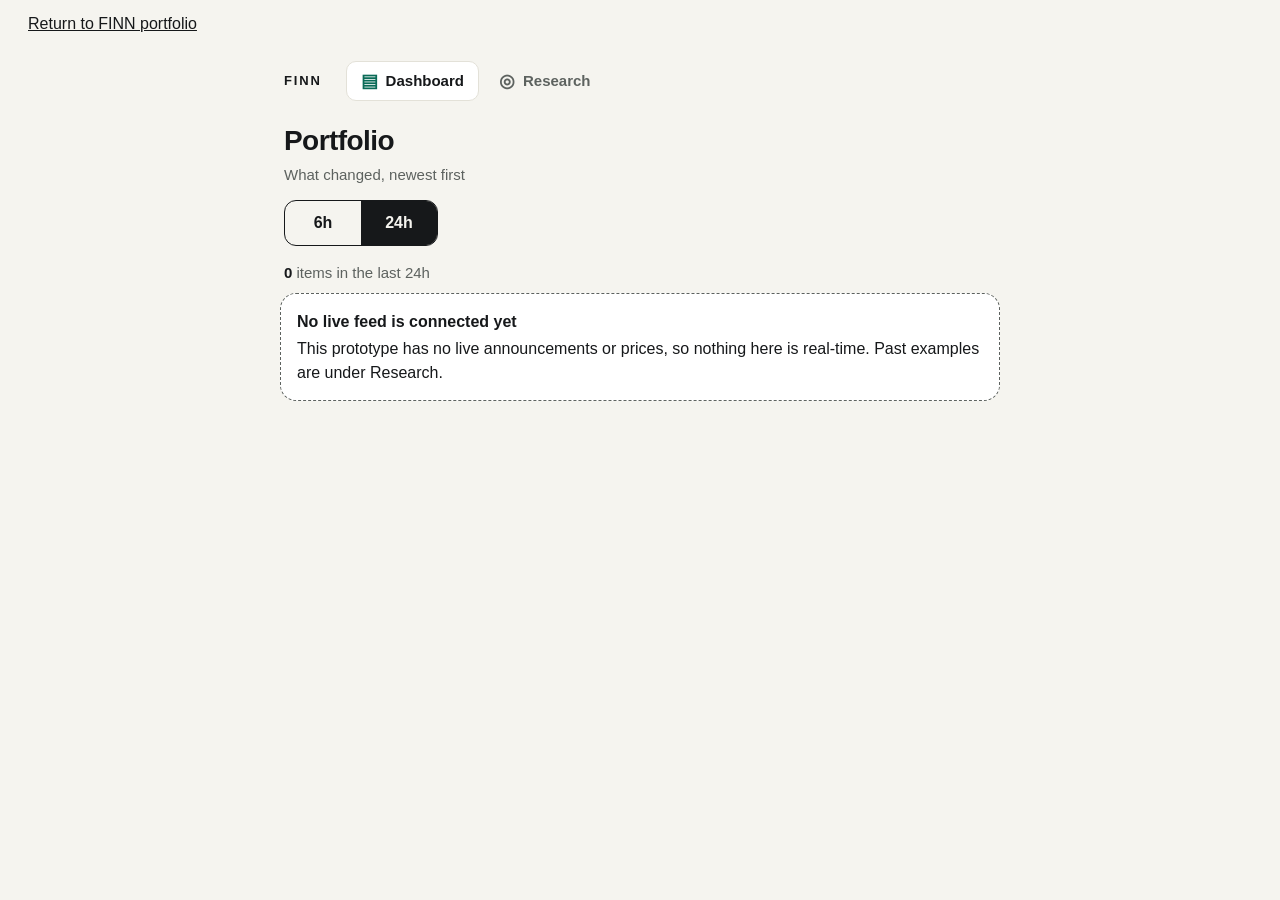
<file: frontend/examples/index.html>
<!doctype html>
<html lang="en">
<head>
<meta charset="utf-8">
<meta name="viewport" content="width=device-width, initial-scale=1, viewport-fit=cover">
<meta name="color-scheme" content="light dark">
<title>FINN</title>
<link rel="stylesheet" href="app.css">
</head>
<body><a href="/" style="display:block;padding:12px;color:inherit">Return to FINN portfolio</a>
<header class="bar">
  <span class="logo">FINN</span>
  <nav class="nav" aria-label="Main">
    <a href="#/" data-route="dash"><span class="ic" aria-hidden="true">▤</span>Dashboard</a>
    <a href="#/research" data-route="research"><span class="ic" aria-hidden="true">◎</span>Research</a>
  </nav>
</header>
<main id="view" aria-live="polite"><p class="loading">Loading…</p></main>
<script src="app.js"></script>
</body>
</html>
</file>
<file: frontend/examples/app.css>
:root{
  --bg:#f5f4ef; --surface:#fff; --ink:#16181a; --muted:#5d625f; --line:#e3e1d8;
  --accent:#0a6b57; --accent-soft:#d9eee7; --mark:#16181a; --link:#0a5c8a;
}
@media (prefers-color-scheme:dark){
  :root{--bg:#0f1211; --surface:#171b1a; --ink:#eef0ee; --muted:#9aa29e; --line:#272d2b;
        --accent:#4cc3a3; --accent-soft:#143a31; --mark:#eef0ee; --link:#7cc4ee}
}
*{box-sizing:border-box}
html{-webkit-text-size-adjust:100%}
body{margin:0;background:var(--bg);color:var(--ink);
  font:16px/1.45 -apple-system,BlinkMacSystemFont,"Segoe UI",Roboto,Helvetica,Arial,sans-serif;
  padding:env(safe-area-inset-top) 16px calc(88px + env(safe-area-inset-bottom))}
a{color:inherit}
.bar{max-width:720px;margin:0 auto;padding:14px 4px 6px;display:flex;align-items:center;gap:24px}
.logo{font-weight:750;letter-spacing:.14em;font-size:13px}
.nav a{display:flex;flex-direction:column;align-items:center;justify-content:center;gap:2px;min-height:56px;
  text-decoration:none;color:var(--muted);font-size:12px;font-weight:600;flex:1}
.nav a .ic{font-size:18px;line-height:1}
.nav a[aria-current="page"]{color:var(--ink)}
.nav a[aria-current="page"] .ic{color:var(--accent)}
.nav a:focus-visible,.src:focus-visible,.seg button:focus-visible,.btn:focus-visible,.pick:focus-visible,.back:focus-visible{outline:3px solid var(--link);outline-offset:2px}
/* phone: tab bar at the bottom */
@media (max-width:859px){
  .nav{position:fixed;left:0;right:0;bottom:0;display:flex;background:var(--surface);border-top:1px solid var(--line);
    padding:0 8px env(safe-area-inset-bottom);z-index:5}
}
/* desktop: tabs in the header */
@media (min-width:860px){
  body{padding-bottom:48px}
  .nav{display:flex;gap:6px}
  .nav a{flex-direction:row;gap:8px;min-height:40px;padding:0 14px;border-radius:10px;font-size:15px;flex:none}
  .nav a[aria-current="page"]{background:var(--surface);border:1px solid var(--line)}
}
#view{max-width:720px;margin:0 auto}
h1{margin:14px 4px 2px;font-size:28px;letter-spacing:-.02em}
.sub{margin:0 4px 14px;color:var(--muted);font-size:15px}
.loading{color:var(--muted)}

/* dashboard */
.seg{display:inline-flex;border:1.5px solid var(--ink);border-radius:12px;overflow:hidden;margin:0 4px}
.seg button{min-width:76px;min-height:44px;border:0;background:transparent;color:var(--ink);font:inherit;font-weight:650;cursor:pointer}
.seg button[aria-pressed="true"]{background:var(--ink);color:var(--bg)}
.count{margin:16px 4px 10px;font-size:15px;color:var(--muted)}
.count b{color:var(--ink)}
.list{list-style:none;margin:0;padding:0;display:grid;gap:10px}
.item{background:var(--surface);border:1px solid var(--line);border-radius:16px;padding:14px 16px}
.item .meta{display:flex;gap:8px;align-items:center;font-size:13px;color:var(--muted)}
.item .meta b{color:var(--ink)}
.item p{margin:6px 0 0}
.empty{background:var(--surface);border:1px dashed var(--muted);border-radius:16px;padding:16px}
.empty strong{display:block;margin-bottom:4px}
.chip{border:1px solid var(--line);border-radius:999px;padding:0 8px;font-size:12px}

/* research */
.notice{margin:0 4px 14px;padding:10px 12px;border-radius:12px;background:var(--accent-soft);font-size:14px}
.picks{display:grid;gap:10px}
.pick{display:block;text-decoration:none;background:var(--surface);border:1px solid var(--line);border-radius:16px;padding:16px;min-height:64px}
.pick:active{border-color:var(--ink)}
.pick .t{display:flex;justify-content:space-between;gap:10px;font-weight:650;font-size:18px}
.pick .t span:last-child{color:var(--muted);font-weight:500;font-size:14px}
.pick .m{margin-top:4px;color:var(--muted);font-size:15px}
.back{display:inline-flex;align-items:center;min-height:44px;margin:4px 0 6px;color:var(--link);text-decoration:none;font-weight:600}

/* claim card */
.card{background:var(--surface);border:1px solid var(--line);border-radius:20px;padding:20px;max-width:560px}
.eyebrow{display:flex;flex-wrap:wrap;gap:6px 8px;align-items:center;font-size:13px;color:var(--muted)}
.eyebrow b{color:var(--ink);font-weight:650}
.badge{border:1px solid var(--line);border-radius:999px;padding:1px 8px;font-size:12px}
.big{margin:18px 0 0;font-size:68px;line-height:1;font-weight:680;letter-spacing:-.03em;font-variant-numeric:tabular-nums}
.big small{font-size:.5em;font-weight:600;margin-left:2px}
.rnote{display:inline-block;margin-top:8px;border:1px solid var(--line);border-radius:999px;padding:1px 10px;font-size:13px;color:var(--muted)}
.metric{margin:8px 0 0;font-size:19px;line-height:1.25;font-weight:600}
.period{margin:2px 0 0;color:var(--muted);font-size:14px}
.src{display:inline-block;margin-top:6px;font-size:14px;color:var(--link);text-decoration:none;
  border-bottom:1px solid currentColor;padding:6px 0 1px;min-height:32px}
.hint{margin:2px 0 0;font-size:13px;color:var(--muted)}
.compare{margin-top:22px;padding-top:18px;border-top:1px solid var(--line)}
.row{display:flex;justify-content:space-between;align-items:baseline;gap:12px;flex-wrap:wrap}
.row .k{font-size:14px;color:var(--muted)}
.row .v{font-size:26px;font-weight:650;font-variant-numeric:tabular-nums;letter-spacing:-.01em;white-space:nowrap}
.asof{margin:2px 0 0;font-size:13px;color:var(--muted)}
.scale{position:relative;height:74px;margin:14px 4px 4px}
.track{position:absolute;left:0;right:0;top:33px;height:6px;border-radius:3px;background:var(--line)}
.band{position:absolute;top:29px;height:14px;border-radius:7px;background:var(--accent-soft);border:1px solid var(--accent)}
.pin{position:absolute;top:22px;width:3px;height:28px;margin-left:-1.5px;border-radius:2px;background:var(--mark)}
.pinlabel{position:absolute;top:0;transform:translateX(-50%);white-space:nowrap;font-size:13px;font-weight:650;
  color:var(--ink);text-decoration:none;border-bottom:1px solid currentColor;padding-bottom:1px}
a.pinlabel{color:var(--link)}
.tick{position:absolute;top:54px;transform:translateX(-50%);font-size:12px;color:var(--muted);font-variant-numeric:tabular-nums}
.verdict{display:inline-flex;align-items:center;gap:8px;margin-top:10px;padding:8px 12px;border-radius:12px;
  background:var(--accent-soft);font-size:15px;font-weight:600}
.verdict i{width:8px;height:8px;border-radius:50%;background:var(--accent);display:inline-block}
.verdict.out{background:transparent;border:1px solid var(--line)}
.basis{margin-top:16px;padding:14px;border-radius:14px;border:1px dashed var(--muted)}
.basis h2{margin:0 0 6px;font-size:13px;font-weight:650;letter-spacing:.06em;text-transform:uppercase;color:var(--muted)}
.basis p{margin:0 0 8px;font-size:15px}
.btn{margin-top:18px;width:100%;min-height:52px;border-radius:14px;border:1.5px solid var(--ink);background:transparent;
  color:var(--ink);font:inherit;font-weight:650;font-size:17px;display:flex;align-items:center;justify-content:center;gap:8px;cursor:pointer}
.btn:active{background:var(--ink);color:var(--surface)}
.btn .chev{transition:transform .2s}
.btn[aria-expanded="true"] .chev{transform:rotate(180deg)}
.changes[hidden]{display:none}
.changes{margin:18px 0 0;padding:0;list-style:none;position:relative}
.changes::before{content:"";position:absolute;left:5px;top:8px;bottom:8px;width:2px;background:var(--line)}
.ev{position:relative;padding:0 0 20px 26px}
.ev::before{content:"";position:absolute;left:0;top:7px;width:12px;height:12px;border-radius:50%;background:var(--surface);border:2.5px solid var(--accent)}
.ev .d{font-size:13px;color:var(--muted)}
.ev .d em{font-style:normal;margin-left:8px;border:1px solid var(--line);border-radius:999px;padding:0 7px;font-size:12px}
.ev h3{margin:2px 0 0;font-size:17px;font-weight:650;display:flex;justify-content:space-between;flex-wrap:wrap;gap:0 10px}
.ev h3 span:last-child{margin-left:auto;font-variant-numeric:tabular-nums;white-space:nowrap}
.ev p{margin:4px 0 0;color:var(--muted);font-size:15px}
.note{margin:0;padding:0 0 0 26px;font-size:13px;color:var(--muted)}
.err{background:var(--surface);border:1px solid var(--line);border-radius:16px;padding:16px}
@media (prefers-reduced-motion:reduce){.btn .chev{transition:none}}
</file>
